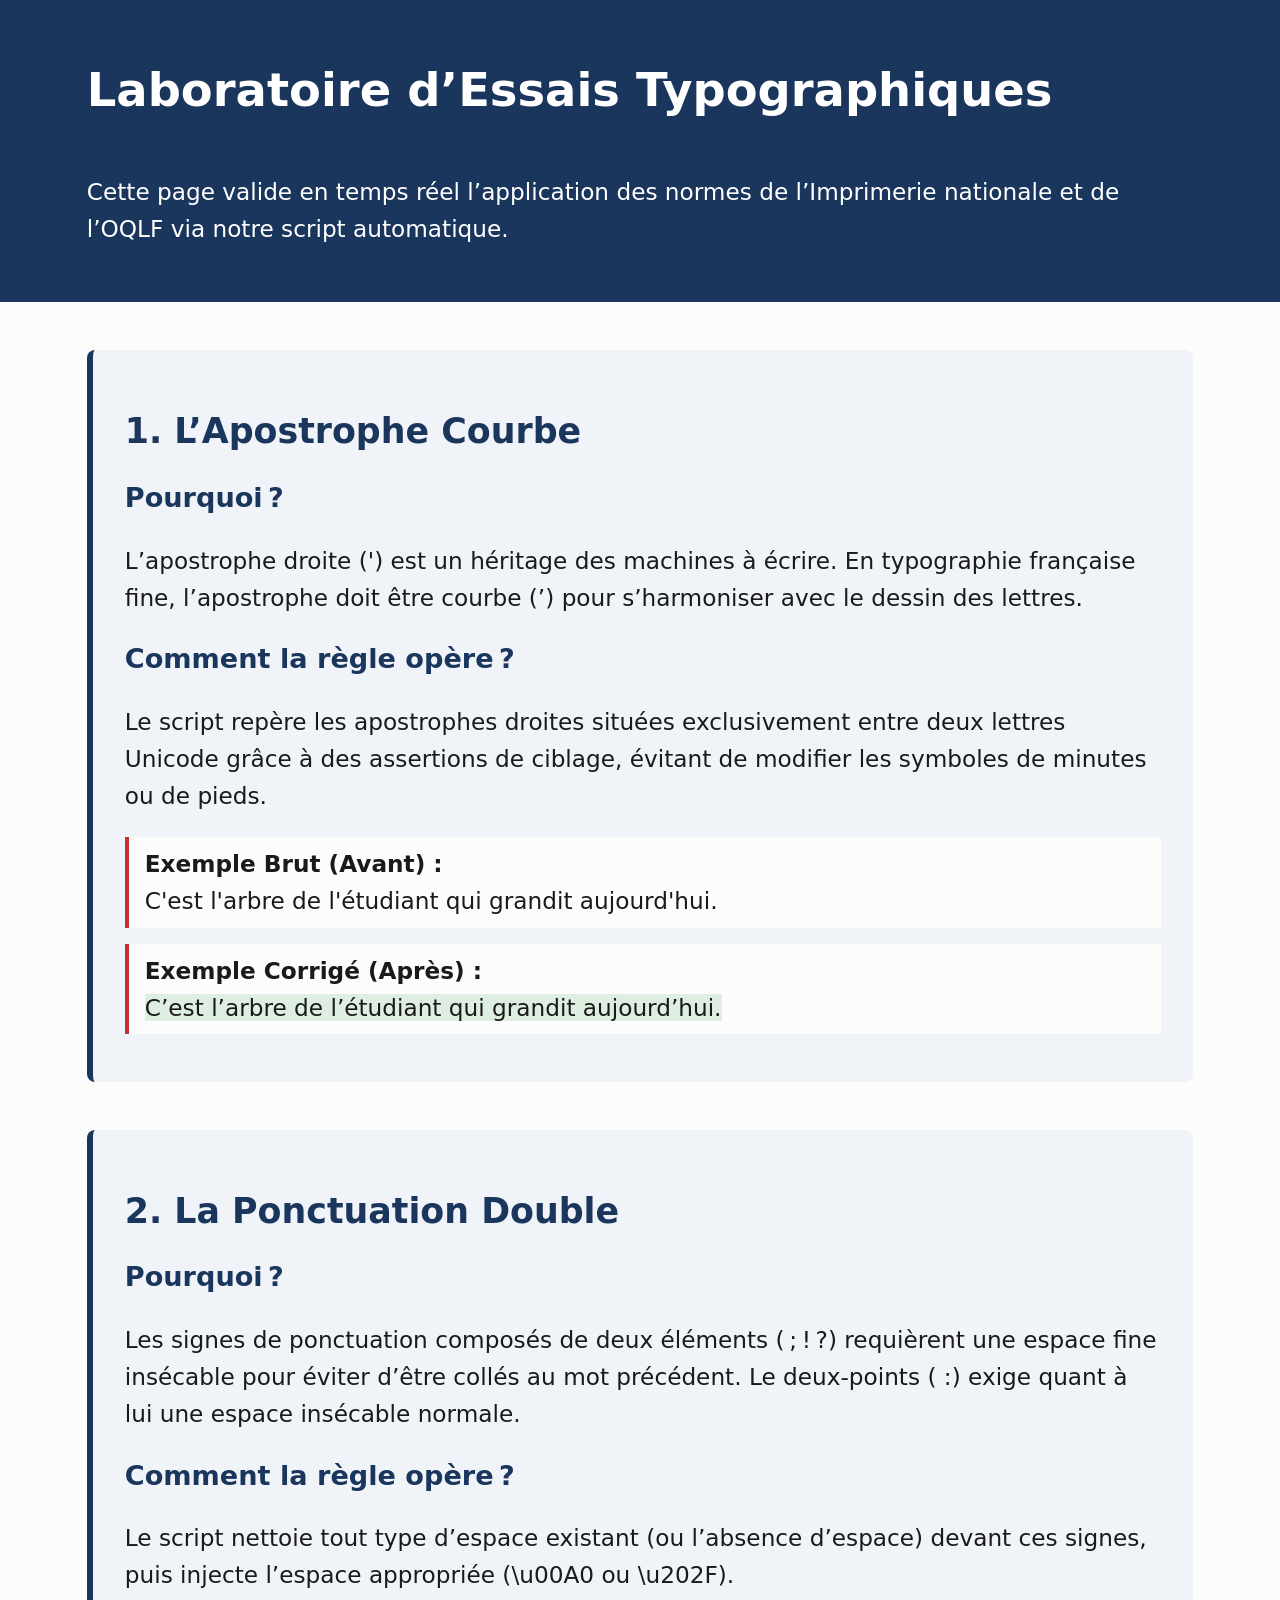
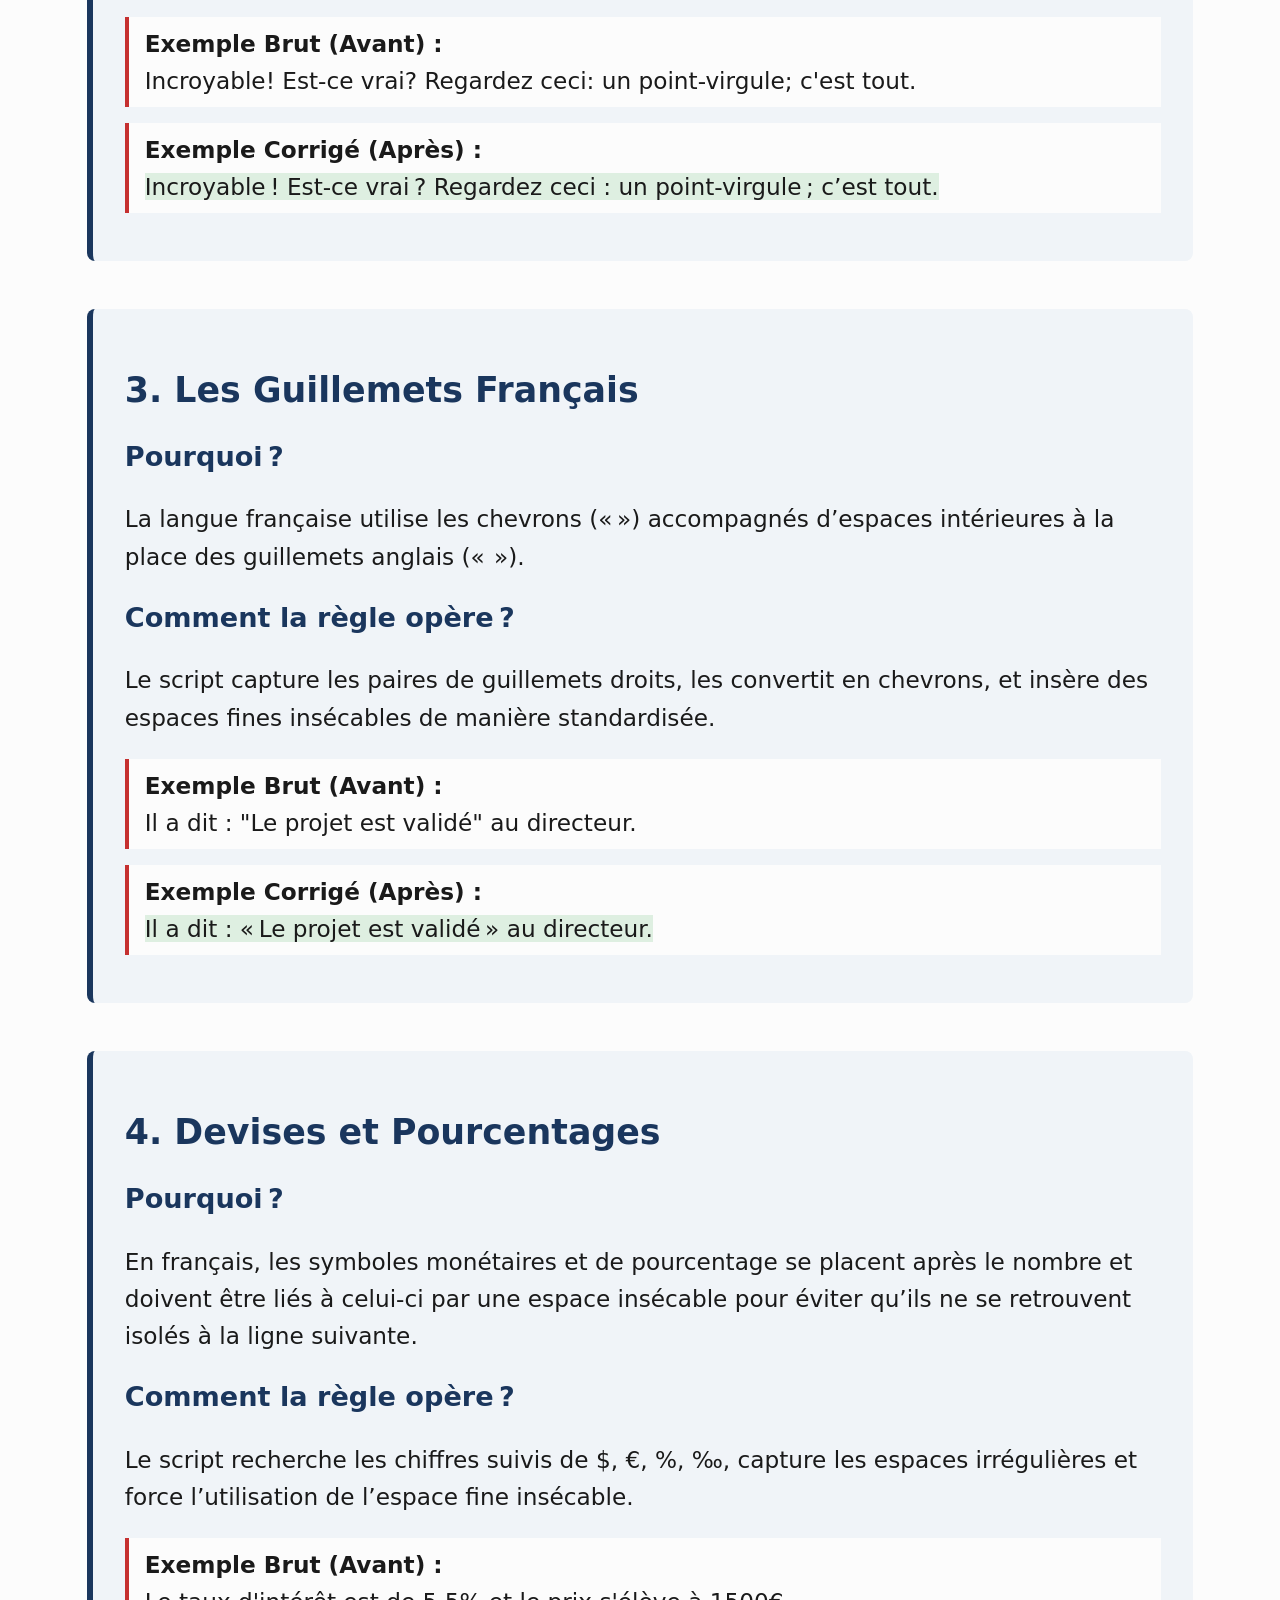
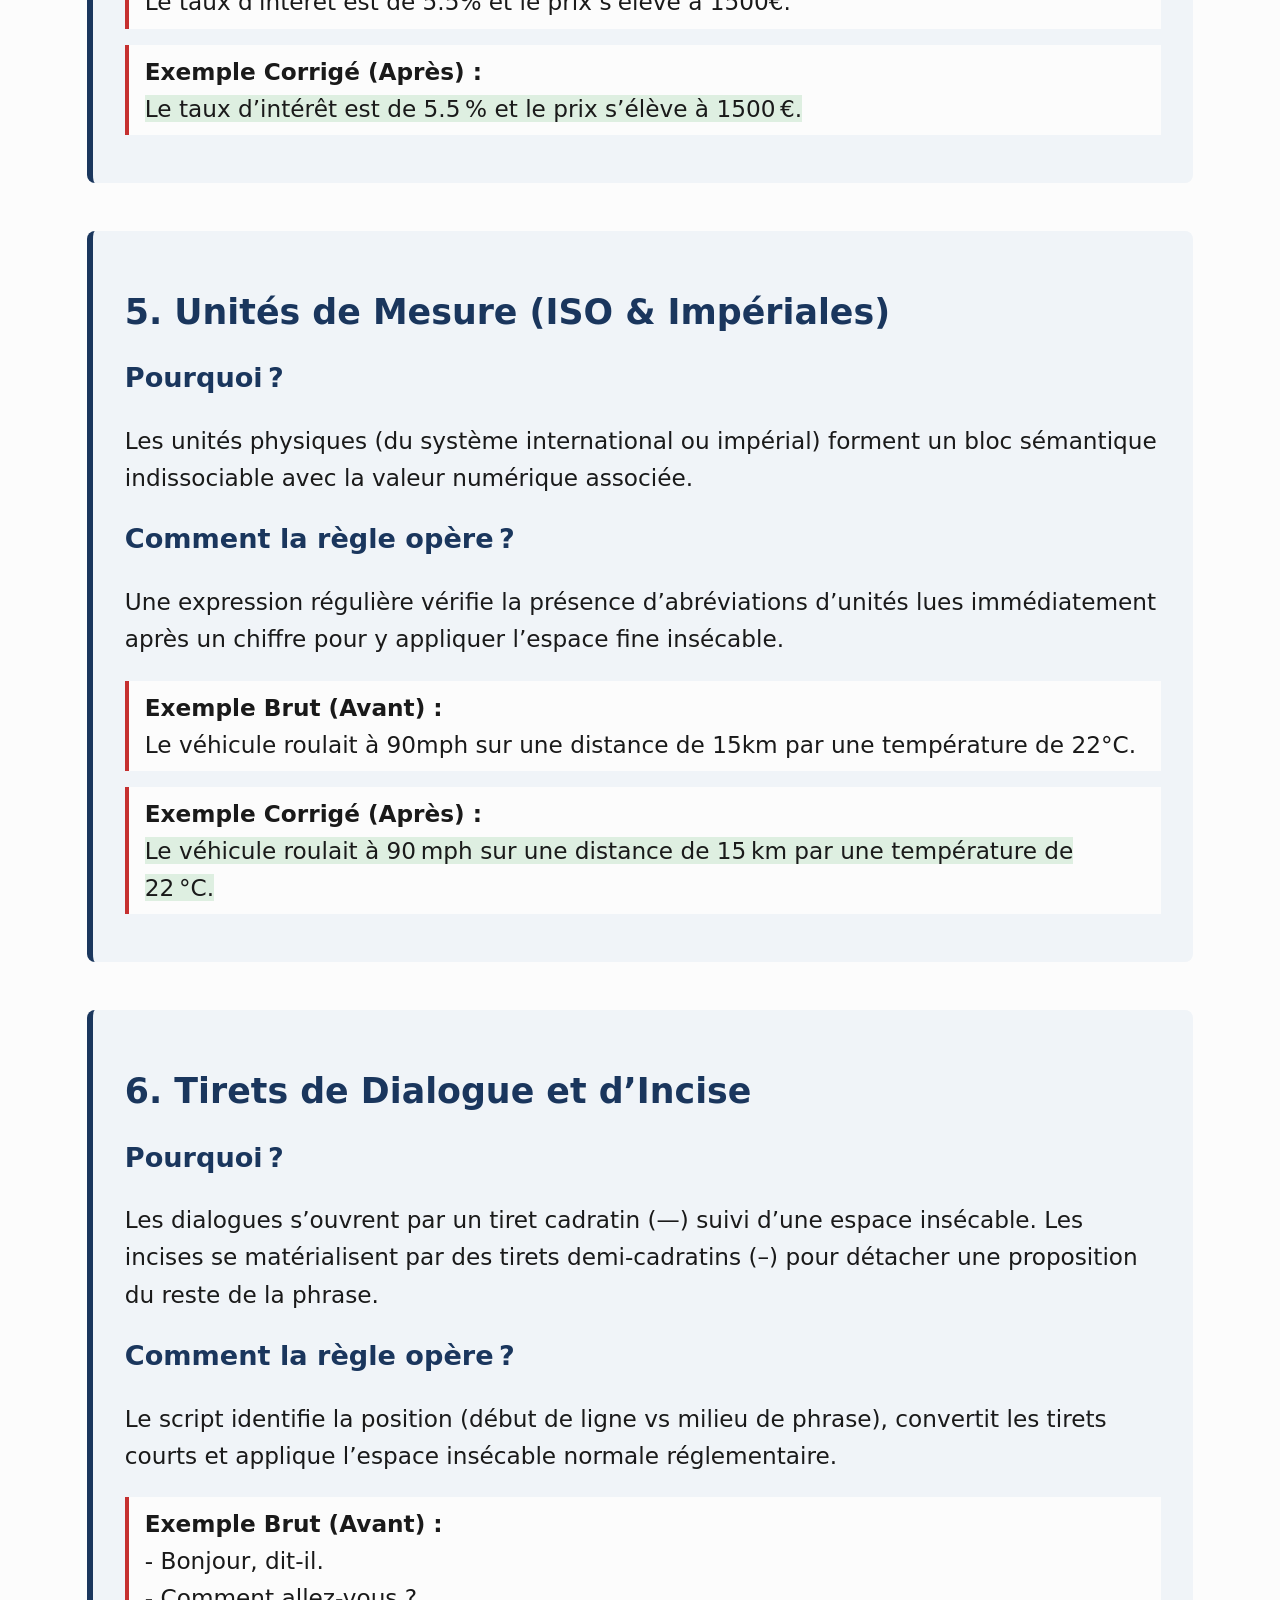
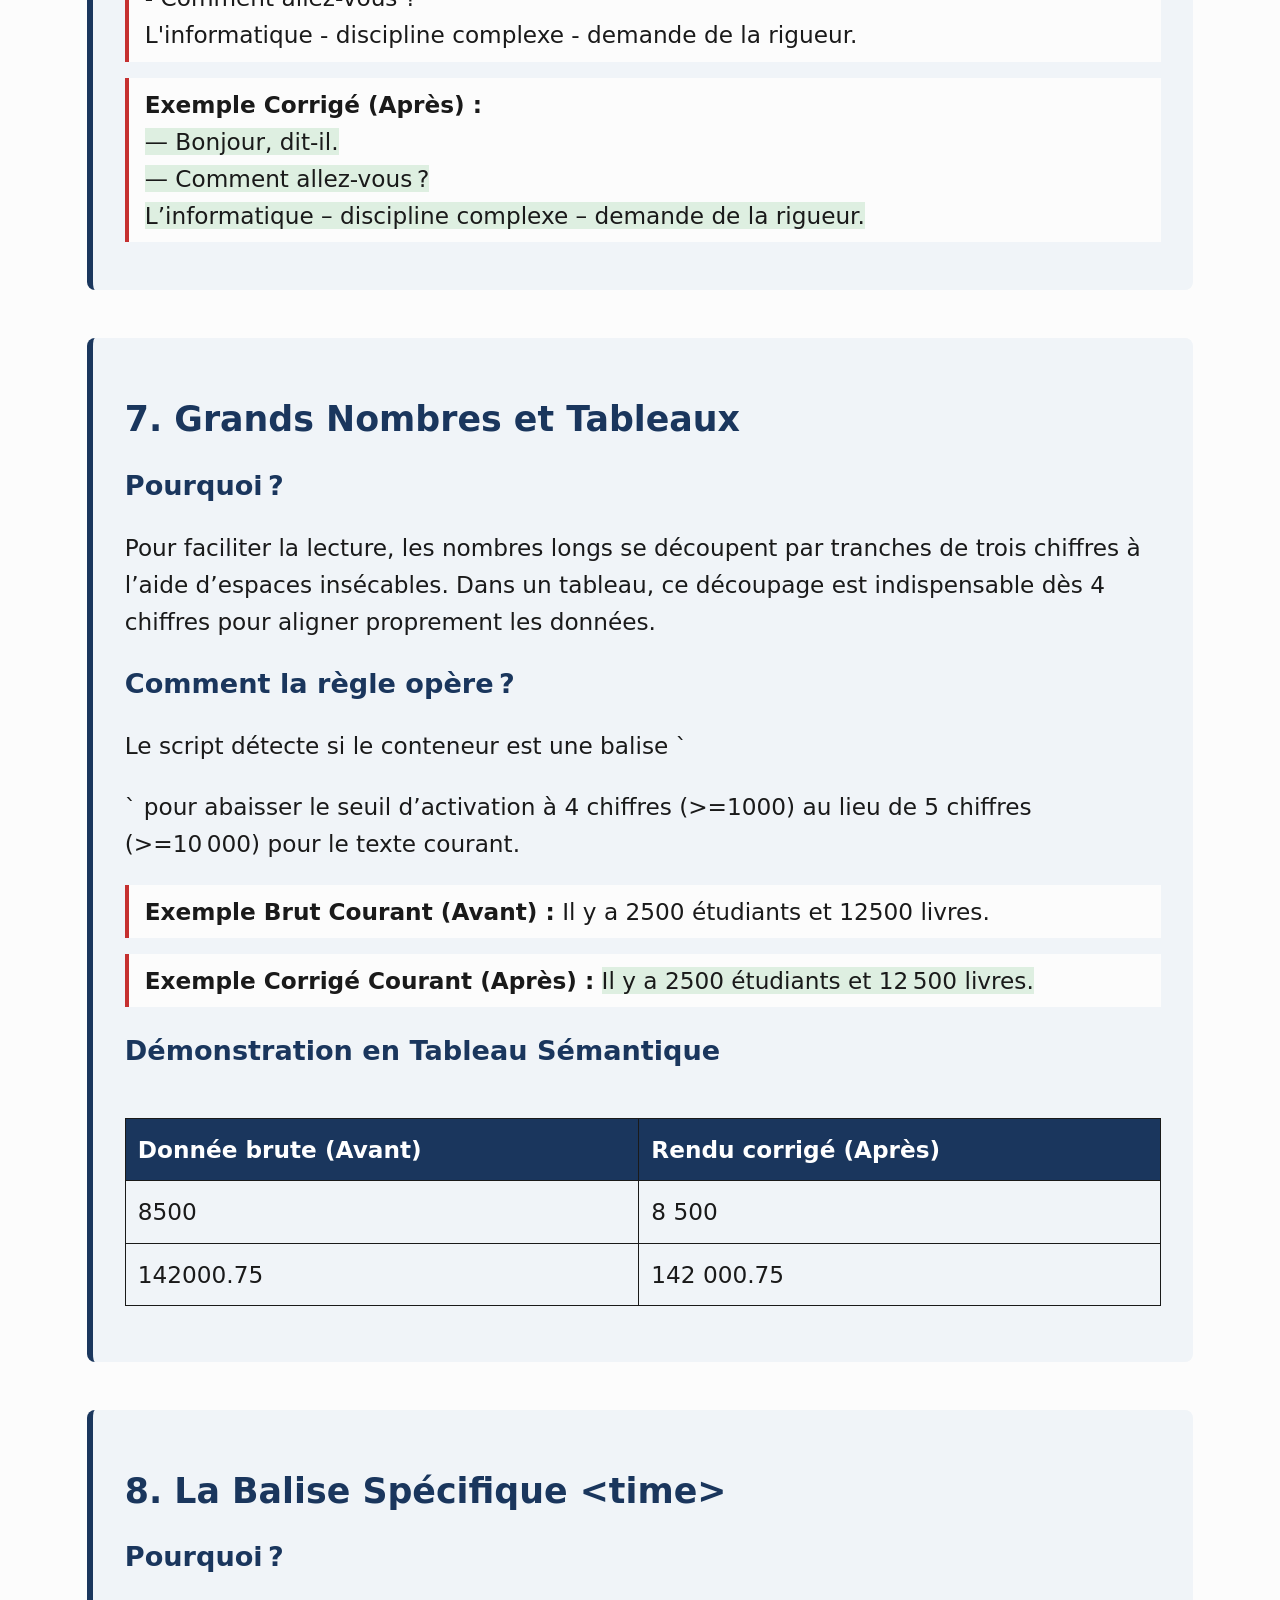
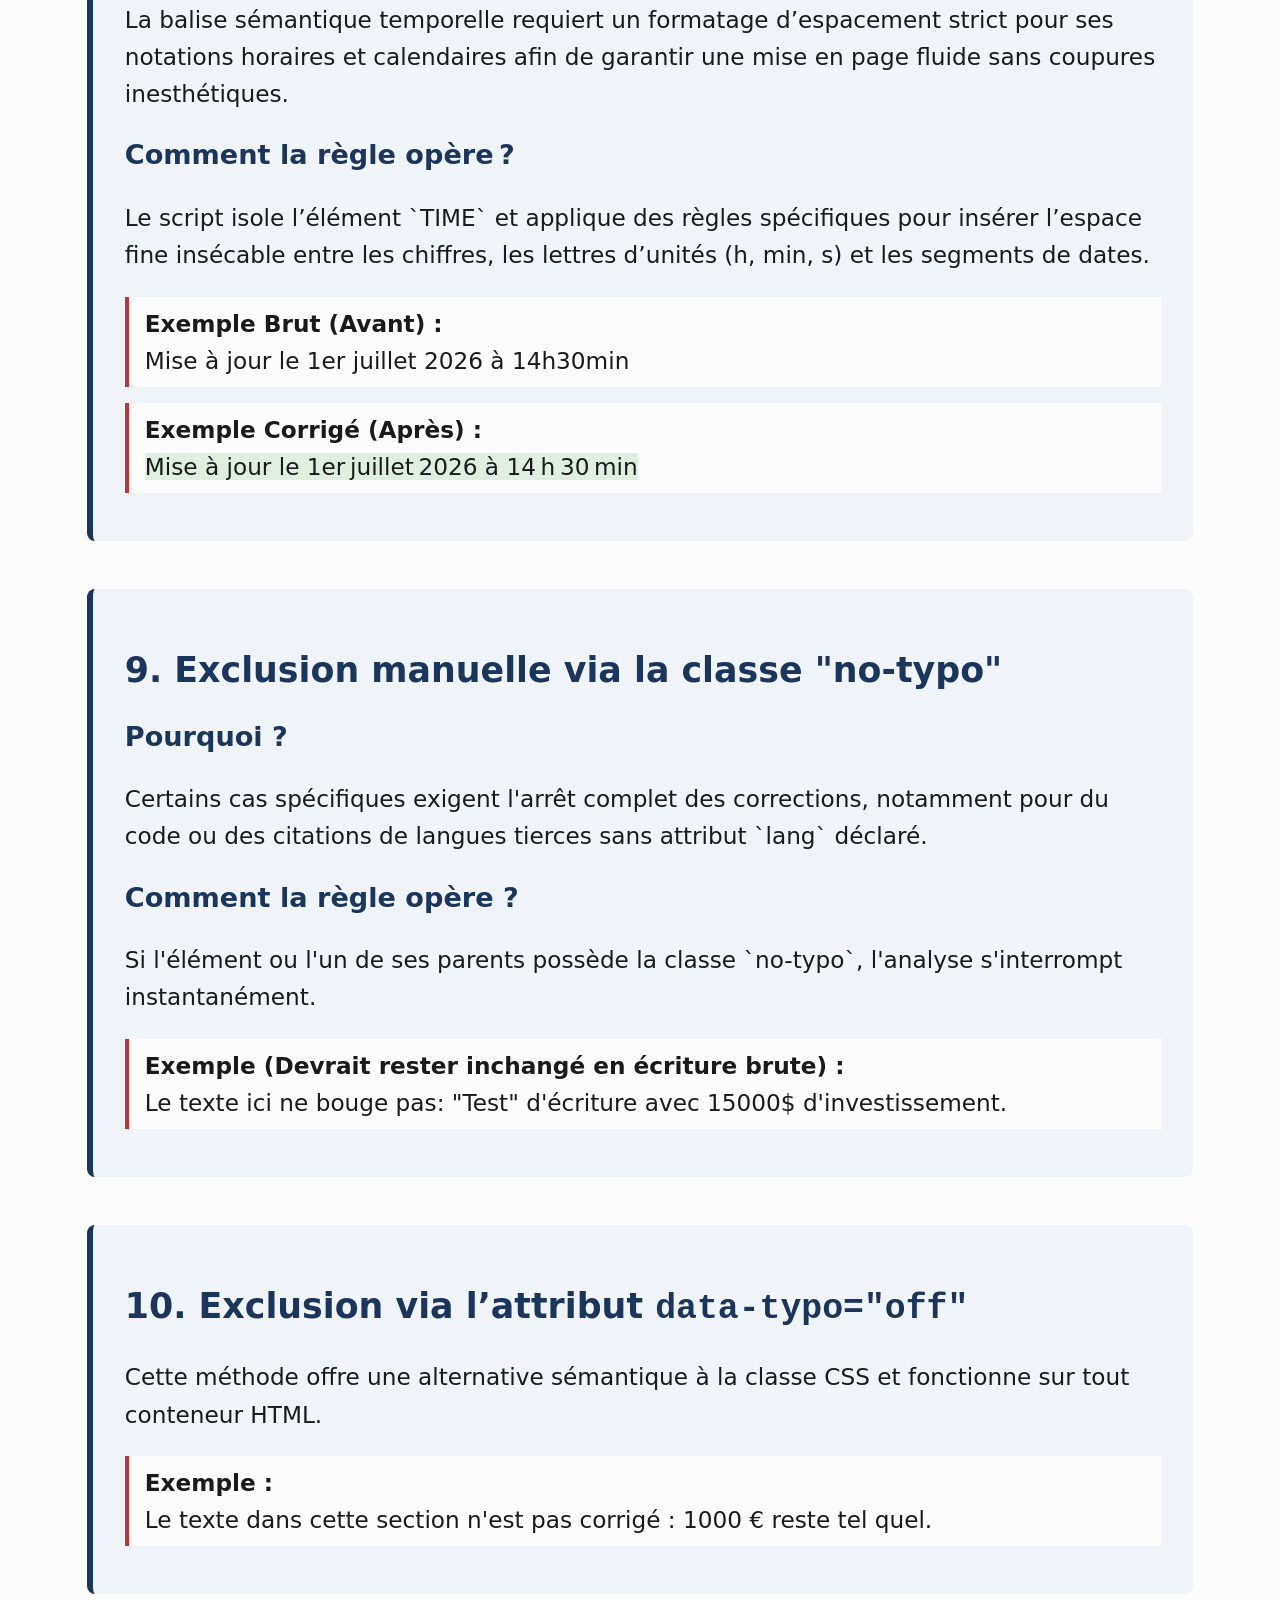
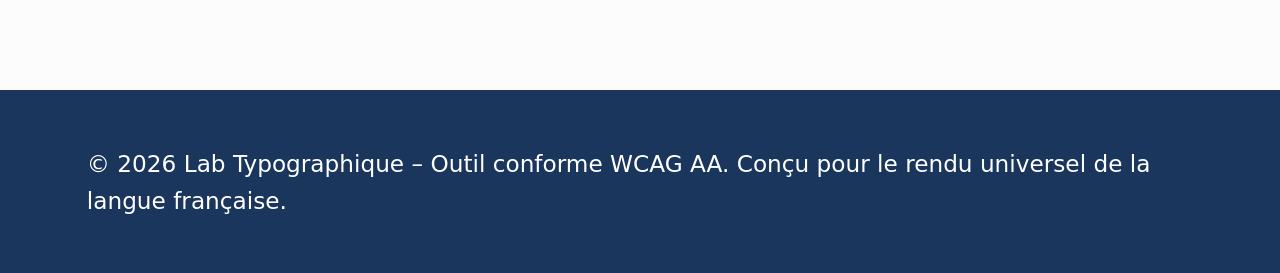
<file: index.html>
<!DOCTYPE html>
<html lang="fr">
<head>
  <meta charset="UTF-8">
  <meta name="viewport" content="width=device-width, initial-scale=1.0">
  <title>Lab Typographique Français — Suite de Validation</title>
  <link rel="stylesheet" href="styles.css">
</head>
<body>

  <header>
    <h1>Laboratoire d'Essais Typographiques</h1>
    <p>Cette page valide en temps réel l'application des normes de l'Imprimerie nationale et de l'OQLF via notre script automatique.</p>
  </header>

  <main lang="fr">
    
    <!-- SECTION 1 : APOSTROPHES -->
    <section>
      <h2>1. L'Apostrophe Courbe</h2>
      <h3>Pourquoi ?</h3>
      <p>L'apostrophe droite (') est un héritage des machines à écrire. En typographie française fine, l'apostrophe doit être courbe (’) pour s'harmoniser avec le dessin des lettres.</p>
      <h3>Comment la règle opère ?</h3>
      <p>Le script repère les apostrophes droites situées exclusivement entre deux lettres Unicode grâce à des assertions de ciblage, évitant de modifier les symboles de minutes ou de pieds.</p>
      
      <blockquote>
        <strong>Exemple Brut (Avant) :</strong><br>
        <span class="no-typo">C'est l'arbre de l'étudiant qui grandit aujourd'hui.</span>
      </blockquote>
      <blockquote>
        <strong>Exemple Corrigé (Après) :</strong><br>
        <ins>C'est l'arbre de l'étudiant qui grandit aujourd'hui.</ins>
      </blockquote>
    </section>

    <!-- SECTION 2 : PONCTUATION DOUBLE -->
    <section>
      <h2>2. La Ponctuation Double</h2>
      <h3>Pourquoi ?</h3>
      <p>Les signes de ponctuation composés de deux éléments (; ! ?) requièrent une espace fine insécable pour éviter d'être collés au mot précédent. Le deux-points (:) exige quant à lui une espace insécable normale.</p>
      <h3>Comment la règle opère ?</h3>
      <p>Le script nettoie tout type d'espace existant (ou l'absence d'espace) devant ces signes, puis injecte l'espace appropriée (\u00A0 ou \u202F).</p>
      
      <blockquote>
        <strong>Exemple Brut (Avant) :</strong><br>
        <span class="no-typo">Incroyable! Est-ce vrai? Regardez ceci: un point-virgule; c'est tout.</span>
      </blockquote>
      <blockquote>
        <strong>Exemple Corrigé (Après) :</strong><br>
        <ins>Incroyable! Est-ce vrai? Regardez ceci: un point-virgule; c'est tout.</ins>
      </blockquote>
    </section>

    <!-- SECTION 3 : GUILLEMETS -->
    <section>
      <h2>3. Les Guillemets Français</h2>
      <h3>Pourquoi ?</h3>
      <p>La langue française utilise les chevrons (« ») accompagnés d'espaces intérieures à la place des guillemets anglais (" ").</p>
      <h3>Comment la règle opère ?</h3>
      <p>Le script capture les paires de guillemets droits, les convertit en chevrons, et insère des espaces fines insécables de manière standardisée.</p>
      
      <blockquote>
        <strong>Exemple Brut (Avant) :</strong><br>
        <span class="no-typo">Il a dit : "Le projet est validé" au directeur.</span>
      </blockquote>
      <blockquote>
        <strong>Exemple Corrigé (Après) :</strong><br>
        <ins>Il a dit : "Le projet est validé" au directeur.</ins>
      </blockquote>
    </section>

    <!-- SECTION 4 : DEVISES ET POURCENTAGES -->
    <section>
      <h2>4. Devises et Pourcentages</h2>
      <h3>Pourquoi ?</h3>
      <p>En français, les symboles monétaires et de pourcentage se placent après le nombre et doivent être liés à celui-ci par une espace insécable pour éviter qu'ils ne se retrouvent isolés à la ligne suivante.</p>
      <h3>Comment la règle opère ?</h3>
      <p>Le script recherche les chiffres suivis de $, €, %, ‰, capture les espaces irrégulières et force l'utilisation de l'espace fine insécable.</p>
      
      <blockquote>
        <strong>Exemple Brut (Avant) :</strong><br>
        <span class="no-typo">Le taux d'intérêt est de 5.5% et le prix s'élève à 1500€.</span>
      </blockquote>
      <blockquote>
        <strong>Exemple Corrigé (Après) :</strong><br>
        <ins>Le taux d'intérêt est de 5.5% et le prix s'élève à 1500€.</ins>
      </blockquote>
    </section>

    <!-- SECTION 5 : UNITÉS DE MESURE -->
    <section>
      <h2>5. Unités de Mesure (ISO & Impériales)</h2>
      <h3>Pourquoi ?</h3>
      <p>Les unités physiques (du système international ou impérial) forment un bloc sémantique indissociable avec la valeur numérique associée.</p>
      <h3>Comment la règle opère ?</h3>
      <p>Une expression régulière vérifie la présence d'abréviations d'unités lues immédiatement après un chiffre pour y appliquer l'espace fine insécable.</p>
      
      <blockquote>
        <strong>Exemple Brut (Avant) :</strong><br>
        <span class="no-typo">Le véhicule roulait à 90mph sur une distance de 15km par une température de 22°C.</span>
      </blockquote>
      <blockquote>
        <strong>Exemple Corrigé (Après) :</strong><br>
        <ins>Le véhicule roulait à 90mph sur une distance de 15km par une température de 22°C.</ins>
      </blockquote>
    </section>

    <!-- SECTION 6 : TIRETS -->
    <section>
      <h2>6. Tirets de Dialogue et d'Incise</h2>
      <h3>Pourquoi ?</h3>
      <p>Les dialogues s'ouvrent par un tiret cadratin (—) suivi d'une espace insécable. Les incises se matérialisent par des tirets demi-cadratins (–) pour détacher une proposition du reste de la phrase.</p>
      <h3>Comment la règle opère ?</h3>
      <p>Le script identifie la position (début de ligne vs milieu de phrase), convertit les tirets courts et applique l'espace insécable normale réglementaire.</p>
      
      <blockquote>
        <strong>Exemple Brut (Avant) :</strong><br>
        <span class="no-typo">- Bonjour, dit-il.<br>- Comment allez-vous ?<br>L'informatique - discipline complexe - demande de la rigueur.</span>
      </blockquote>
      <blockquote>
        <strong>Exemple Corrigé (Après) :</strong><br>
        <ins>- Bonjour, dit-il.<br>- Comment allez-vous ?<br>L'informatique - discipline complexe - demande de la rigueur.</ins>
      </blockquote>
    </section>

    <!-- SECTION 7 : GRANDS NOMBRES -->
    <section>
      <h2>7. Grands Nombres et Tableaux</h2>
      <h3>Pourquoi ?</h3>
      <p>Pour faciliter la lecture, les nombres longs se découpent par tranches de trois chiffres à l'aide d'espaces insécables. Dans un tableau, ce découpage est indispensable dès 4 chiffres pour aligner proprement les données.</p>
      <h3>Comment la règle opère ?</h3>
      <p>Le script détecte si le conteneur est une balise `<table>` pour abaisser le seuil d'activation à 4 chiffres (>=1000) au lieu de 5 chiffres (>=10000) pour le texte courant.</p>
      
      <blockquote>
        <strong>Exemple Brut Courant (Avant) :</strong> <span class="no-typo">Il y a 2500 étudiants et 12500 livres.</span>
      </blockquote>
      <blockquote>
        <strong>Exemple Corrigé Courant (Après) :</strong> <ins>Il y a 2500 étudiants et 12500 livres.</ins>
      </blockquote>

      <h3>Démonstration en Tableau Sémantique</h3>
      <table>
        <thead>
          <tr>
            <th>Donnée brute (Avant)</th>
            <th>Rendu corrigé (Après)</th>
          </tr>
        </thead>
        <tbody>
          <tr>
            <td class="no-typo">8500</td>
            <td>8500</td>
          </tr>
          <tr>
            <td class="no-typo">142000.75</td>
            <td>142000.75</td>
          </tr>
        </tbody>
      </table>
    </section>

    <!-- SECTION 8 : BALISE TIME -->
    <section>
      <h2>8. La Balise Spécifique &lt;time&gt;</h2>
      <h3>Pourquoi ?</h3>
      <p>La balise sémantique temporelle requiert un formatage d'espacement strict pour ses notations horaires et calendaires afin de garantir une mise en page fluide sans coupures inesthétiques.</p>
      <h3>Comment la règle opère ?</h3>
      <p>Le script isole l'élément `TIME` et applique des règles spécifiques pour insérer l'espace fine insécable entre les chiffres, les lettres d'unités (h, min, s) et les segments de dates.</p>
      
      <blockquote>
        <strong>Exemple Brut (Avant) :</strong><br>
        <time class="no-typo" datetime="2026-07-21T14:30">Mise à jour le 1er juillet 2026 à 14h30min</time>
      </blockquote>
      <blockquote>
        <strong>Exemple Corrigé (Après) :</strong><br>
        <ins><time datetime="2026-07-21T14:30">Mise à jour le 1er juillet 2026 à 14h30min</time></ins>
      </blockquote>
    </section>

    <!-- SECTION 9 : EXCLUSION DE CLASSE -->
    <section class="no-typo">
      <h2>9. Exclusion manuelle via la classe "no-typo"</h2>
      <h3>Pourquoi ?</h3>
      <p>Certains cas spécifiques exigent l'arrêt complet des corrections, notamment pour du code ou des citations de langues tierces sans attribut `lang` déclaré.</p>
      <h3>Comment la règle opère ?</h3>
      <p>Si l'élément ou l'un de ses parents possède la classe `no-typo`, l'analyse s'interrompt instantanément.</p>
      <blockquote>
        <strong>Exemple (Devrait rester inchangé en écriture brute) :</strong><br>
        Le texte ici ne bouge pas: "Test" d'écriture avec 15000$ d'investissement.
      </blockquote>
    </section>

    <!-- SECTION 10 : EXCLUSION PAR ATTRIBUT data-typo -->
    <section>
      <h2>10. Exclusion via l'attribut <code>data-typo="off"</code></h2>
      <p>Cette méthode offre une alternative sémantique à la classe CSS et fonctionne sur tout conteneur HTML.</p>
      <blockquote>
        <strong>Exemple :</strong><br>
        <div data-typo="off">Le texte dans cette section n'est pas corrigé : 1000 € reste tel quel.</div>
      </blockquote>
    </section>

  </main>

  <footer>
    <p>© 2026 Lab Typographique — Outil conforme WCAG AA. Conçu pour le rendu universel de la langue française.</p>
  </footer>

  <!-- Chargement du fichier renommé -->
  <script src="correcteur-typo.js"></script>
</body>
</html>
</file>
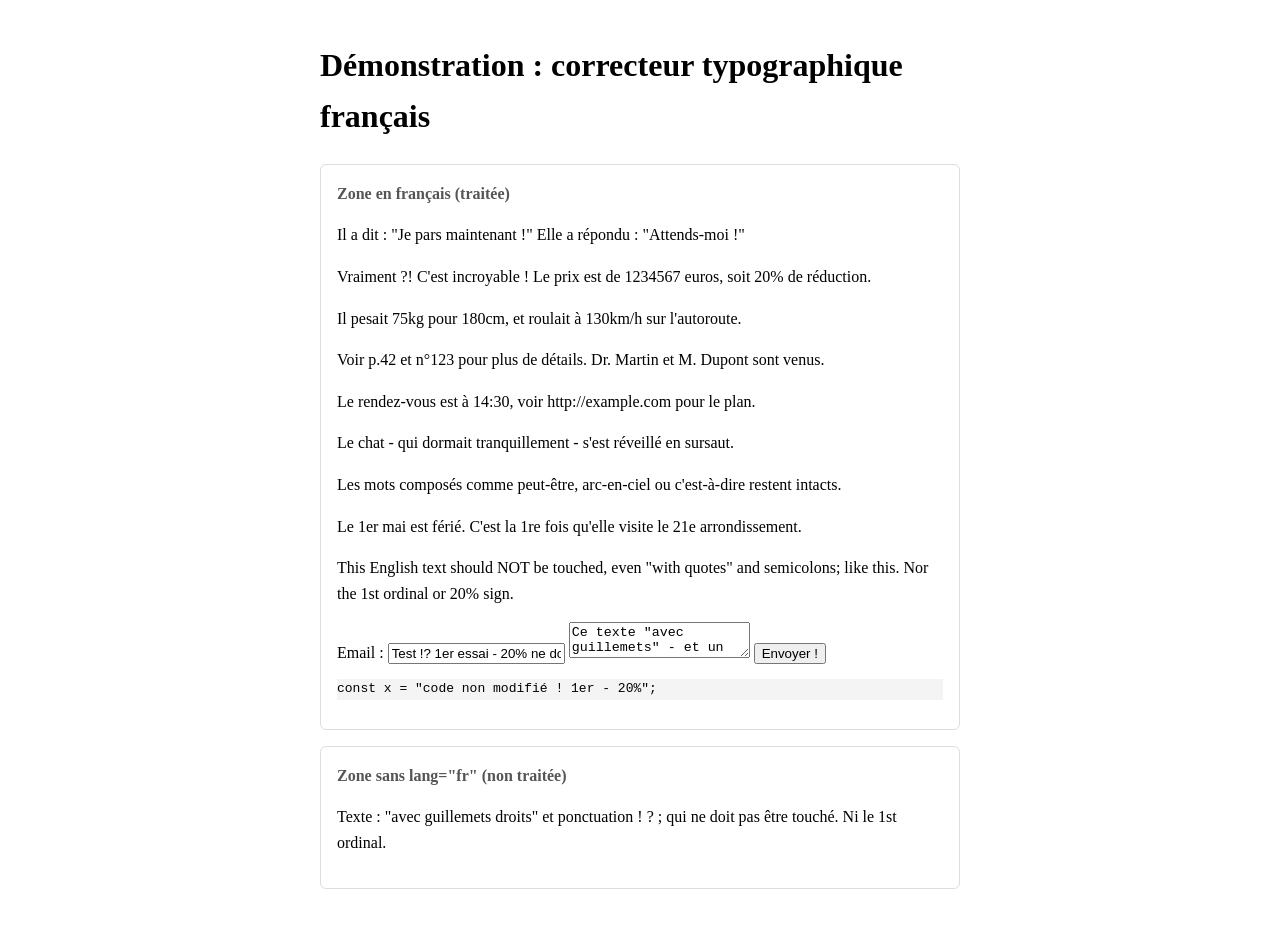
<file: Claude/index.html>
<!DOCTYPE html>

<html lang="fr">
<head>
<meta charset="UTF-8">
<title>Démo correcteur typographique français</title>
<style>
  body { font-family: Georgia, serif; max-width: 640px; margin: 40px auto; line-height: 1.6; }
  section { border: 1px solid #ddd; padding: 16px; margin-bottom: 16px; border-radius: 6px; }
  h2 { font-size: 1rem; color: #555; margin-top: 0; }
  code, pre { background: #f4f4f4; }
</style>
</head>
<body>

<h1>Démonstration : correcteur typographique français</h1>

<section lang="fr">
  <h2>Zone en français (traitée)</h2>
  <p>Il a dit : "Je pars maintenant !" Elle a répondu : "Attends-moi !"</p>
  <p>Vraiment ?! C'est incroyable ! Le prix est de 1234567 euros, soit 20% de réduction.</p>
  <p>Il pesait 75kg pour 180cm, et roulait à 130km/h sur l'autoroute.</p>
  <p>Voir p.42 et n°123 pour plus de détails. Dr. Martin et M. Dupont sont venus.</p>
  <p>Le rendez-vous est à 14:30, voir http://example.com pour le plan.</p>
  <p>Le chat - qui dormait tranquillement - s'est réveillé en sursaut.</p>
  <p>Les mots composés comme peut-être, arc-en-ciel ou c'est-à-dire restent intacts.</p>
  <p>Le 1er mai est férié. C'est la 1re fois qu'elle visite le 21e arrondissement.</p>

  <div lang="en">
    <p>This English text should NOT be touched, even "with quotes" and semicolons; like this. Nor the 1st ordinal or 20% sign.</p>
  </div>

  <form>
    <label>Email : <input type="text" value="Test !? 1er essai - 20% ne doit pas être modifié"></label>
    <textarea>Ce texte "avec guillemets" - et un ordinal 2e - ne doit pas être modifié.</textarea>
    <button>Envoyer !</button>
  </form>

  <pre><code>const x = "code non modifié ! 1er - 20%";</code></pre>

</section>

<section>
  <h2>Zone sans lang="fr" (non traitée)</h2>
  <p>Texte : "avec guillemets droits" et ponctuation ! ? ; qui ne doit pas être touché. Ni le 1st ordinal.</p>
</section>

<script src="typo-fr.js"></script>

<script>
  document.addEventListener('DOMContentLoaded', function () {
    TypoFr.apply(); // applique sur tout le document ; ne traite que lang="fr"
  });
</script>

</body>
</html>
</file>
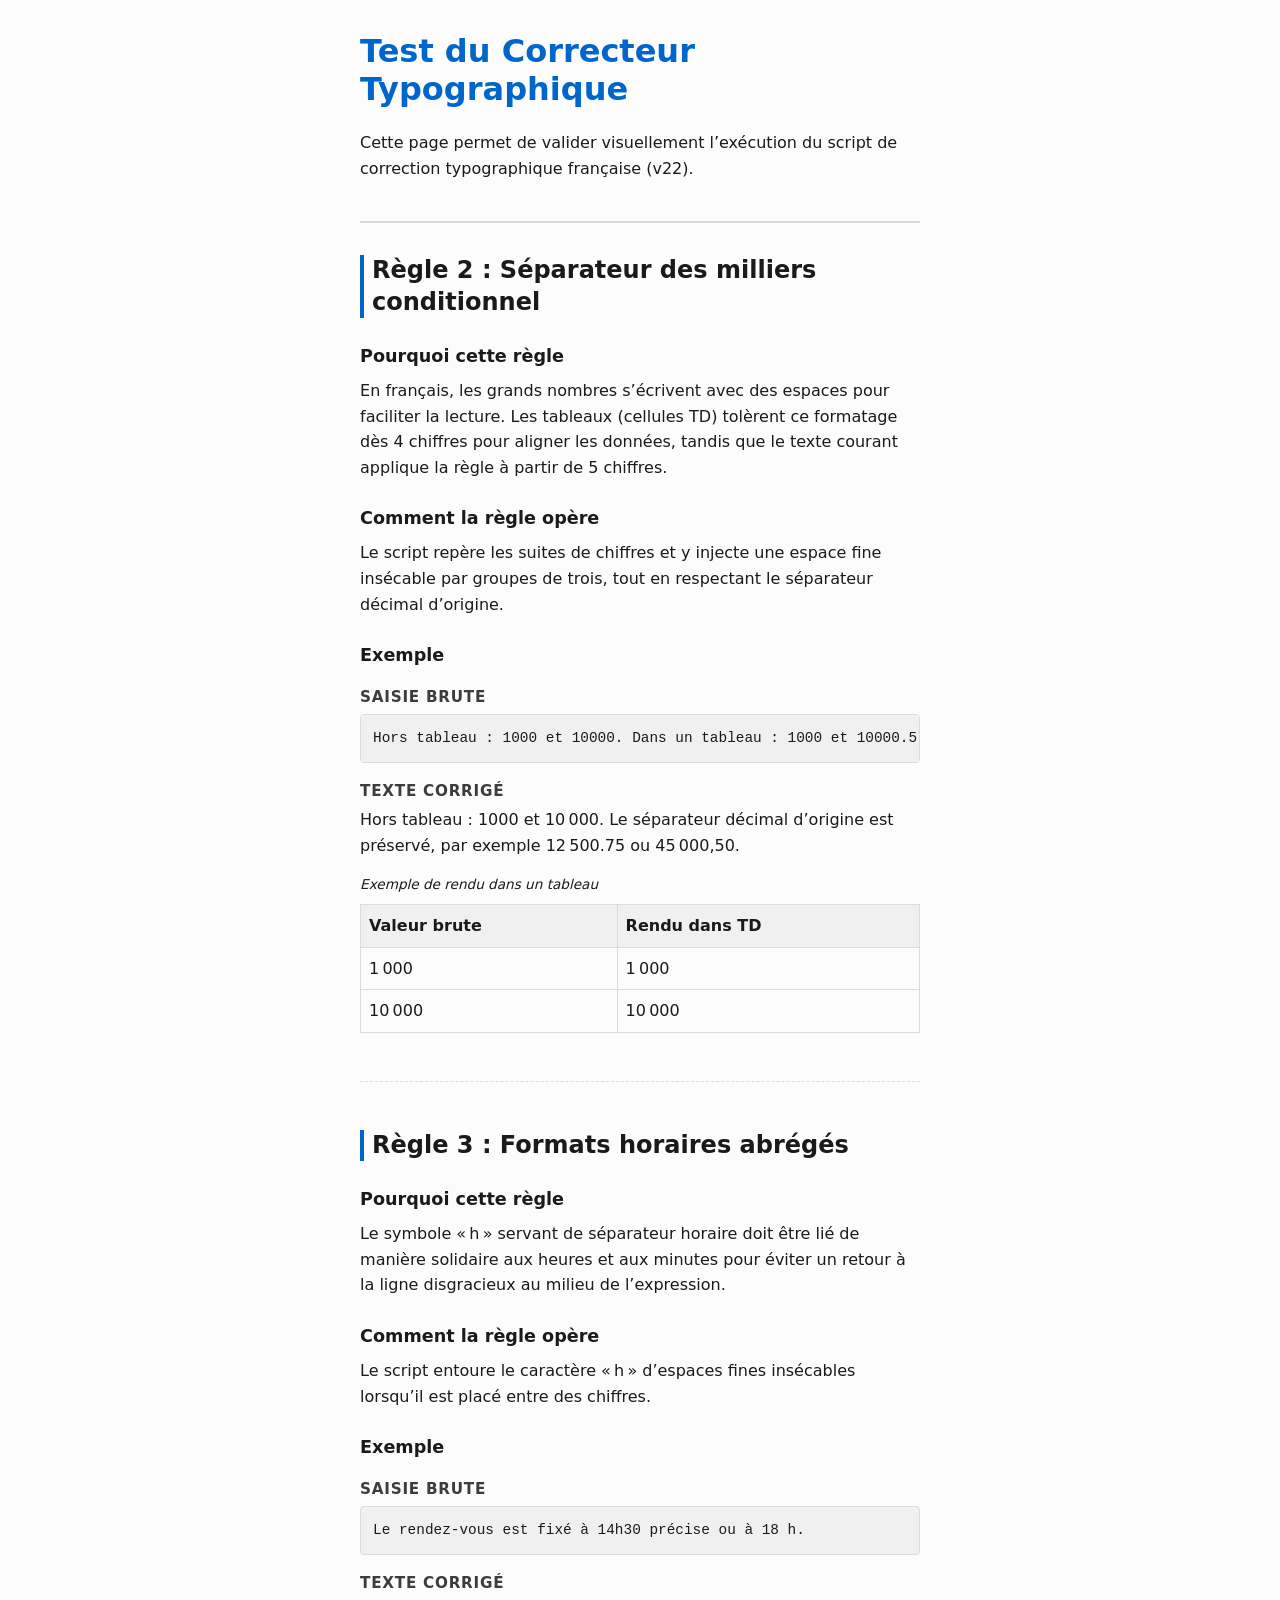
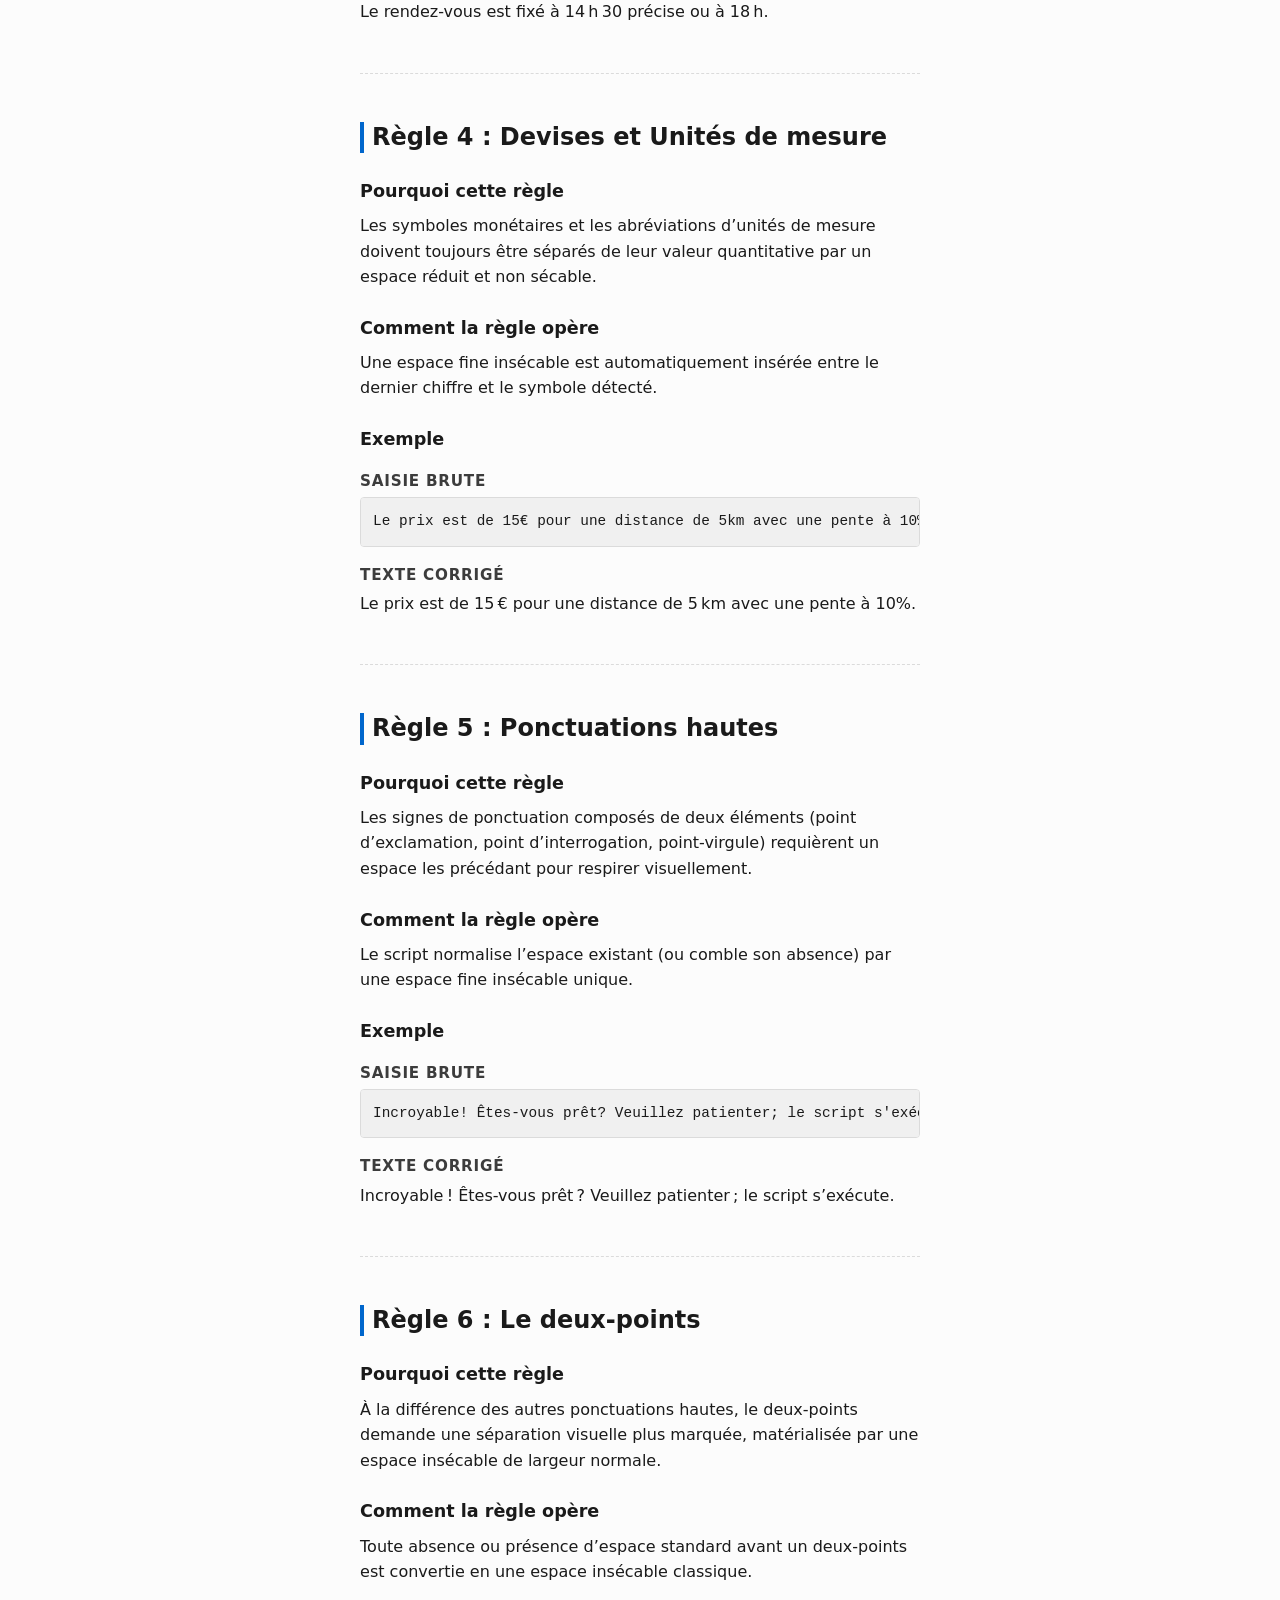
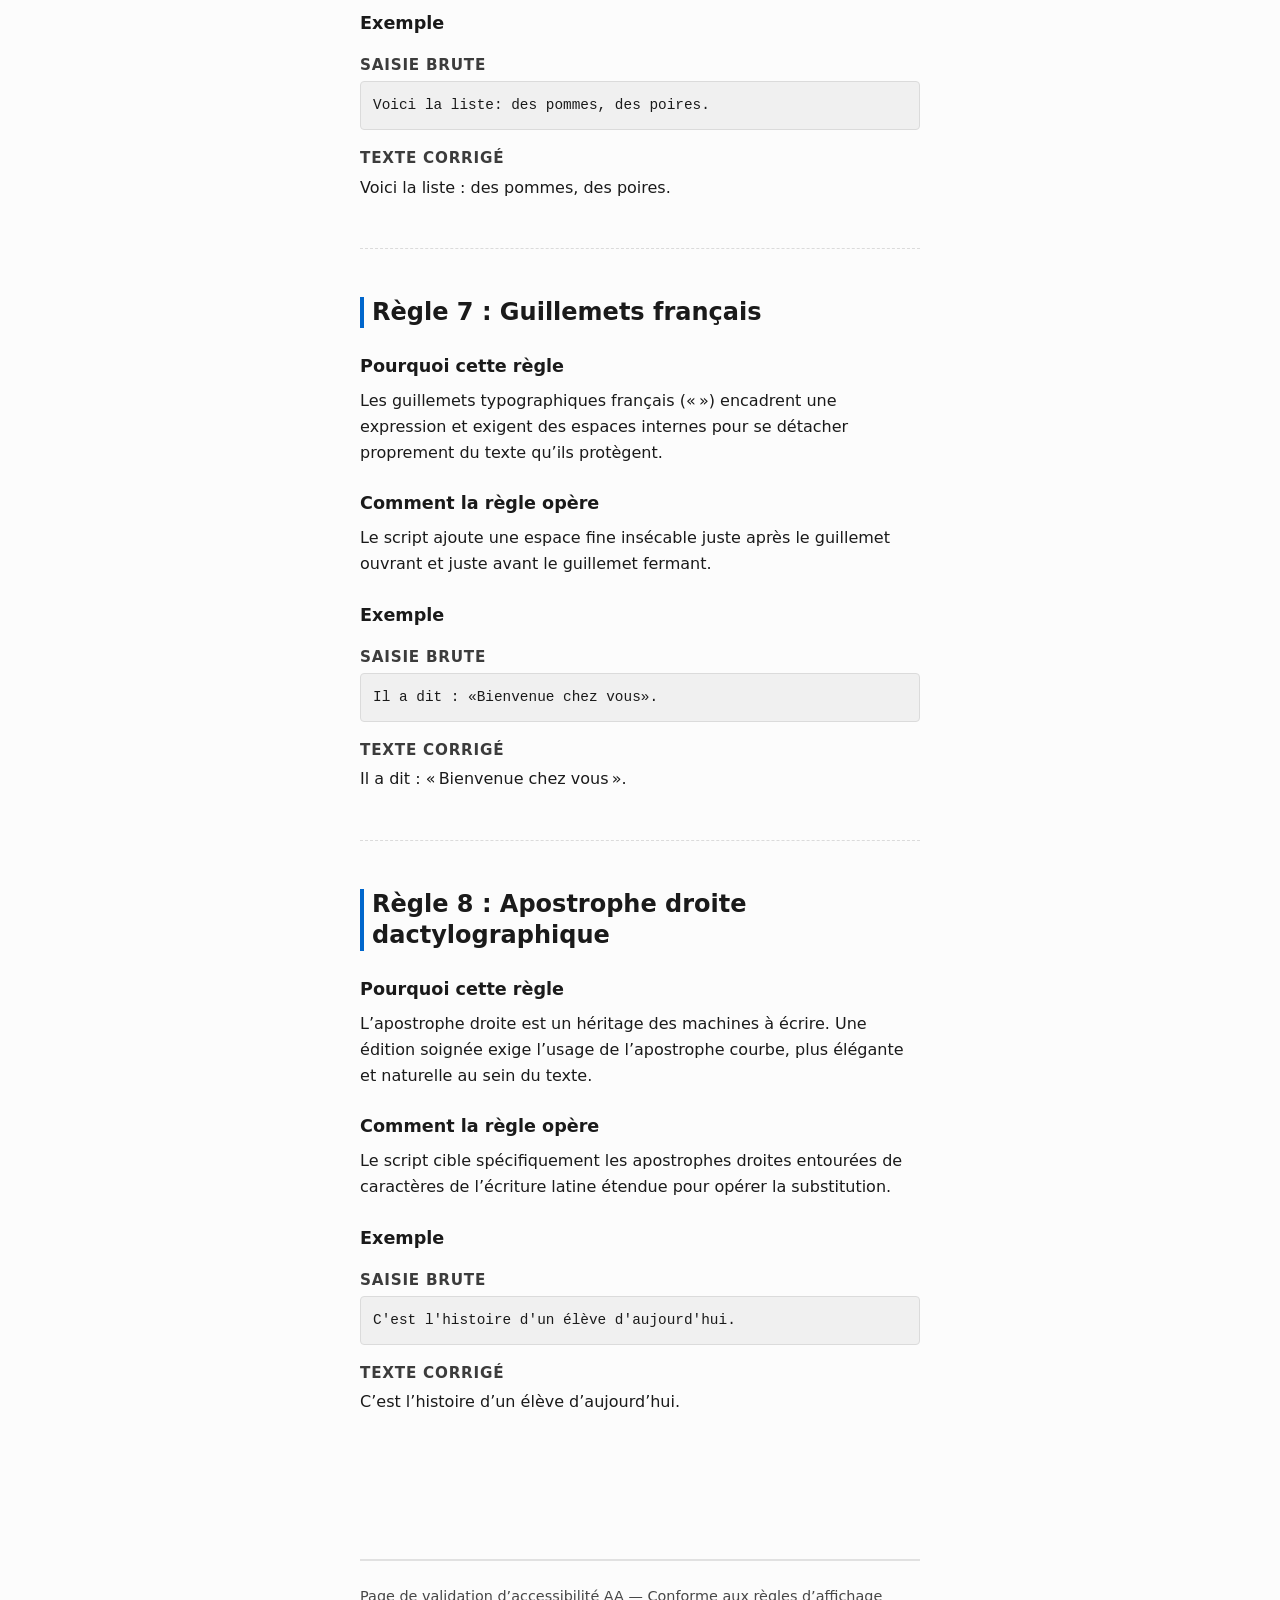
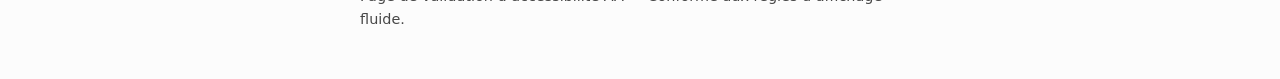
<file: v3/index.html>
<!DOCTYPE html>
<html lang="fr">
<head>
  <meta charset="UTF-8">
  <meta name="viewport" content="width=device-width, initial-scale=1.0">
  <title>Test du Correcteur Typographique v22</title>
  <meta name="description" content="Cette page permet de valider visuellement l'exécution du script de correction typographique française.">
  <link rel="stylesheet" href="style.css">
</head>
<body>

  <header>
    <h1>Test du Correcteur Typographique</h1>
    <p>Cette page permet de valider visuellement l'exécution du script de correction typographique française (v22).</p>
  </header>

  <main>
    <article>
      
      <!-- Règle 2 -->
      <section>
        <h2>Règle 2 : Séparateur des milliers conditionnel</h2>
        <h3>Pourquoi cette règle</h3>
        <p>En français, les grands nombres s'écrivent avec des espaces pour faciliter la lecture. Les tableaux (cellules TD) tolèrent ce formatage dès 4 chiffres pour aligner les données, tandis que le texte courant applique la règle à partir de 5 chiffres.</p>
        <h3>Comment la règle opère</h3>
        <p>Le script repère les suites de chiffres et y injecte une espace fine insécable par groupes de trois, tout en respectant le séparateur décimal d'origine.</p>
        <h3>Exemple</h3>
        <h4>Saisie brute</h4>
        <pre><code class="no-typo">Hors tableau : 1000 et 10000. Dans un tableau : 1000 et 10000.5</code></pre>
        <h4>Texte corrigé</h4>
        <p>Hors tableau : 1000 et 10000. Le séparateur décimal d'origine est préservé, par exemple 12500.75 ou 45000,50.</p>
        <table>
          <caption>Exemple de rendu dans un tableau</caption>
          <thead>
            <tr><th>Valeur brute</th><th>Rendu dans TD</th></tr>
          </thead>
          <tbody>
            <tr><td>1000</td><td>1000</td></tr>
            <tr><td>10000</td><td>10000</td></tr>
          </tbody>
        </table>
      </section>

      <!-- Règle 3 -->
      <section>
        <h2>Règle 3 : Formats horaires abrégés</h2>
        <h3>Pourquoi cette règle</h3>
        <p>Le symbole « h » servant de séparateur horaire doit être lié de manière solidaire aux heures et aux minutes pour éviter un retour à la ligne disgracieux au milieu de l'expression.</p>
        <h3>Comment la règle opère</h3>
        <p>Le script entoure le caractère « h » d'espaces fines insécables lorsqu'il est placé entre des chiffres.</p>
        <h3>Exemple</h3>
        <h4>Saisie brute</h4>
        <pre><code class="no-typo">Le rendez-vous est fixé à 14h30 précise ou à 18 h.</code></pre>
        <h4>Texte corrigé</h4>
        <p>Le rendez-vous est fixé à 14h30 précise ou à 18 h.</p>
      </section>

      <!-- Règle 4 -->
      <section>
        <h2>Règle 4 : Devises et Unités de mesure</h2>
        <h3>Pourquoi cette règle</h3>
        <p>Les symboles monétaires et les abréviations d'unités de mesure doivent toujours être séparés de leur valeur quantitative par un espace réduit et non sécable.</p>
        <h3>Comment la règle opère</h3>
        <p>Une espace fine insécable est automatiquement insérée entre le dernier chiffre et le symbole détecté.</p>
        <h3>Exemple</h3>
        <h4>Saisie brute</h4>
        <pre><code class="no-typo">Le prix est de 15€ pour une distance de 5km avec une pente à 10%.</code></pre>
        <h4>Texte corrigé</h4>
        <p>Le prix est de 15€ pour une distance de 5km avec une pente à 10%.</p>
      </section>

      <!-- Règle 5 -->
      <section>
        <h2>Règle 5 : Ponctuations hautes</h2>
        <h3>Pourquoi cette règle</h3>
        <p>Les signes de ponctuation composés de deux éléments (point d'exclamation, point d'interrogation, point-virgule) requièrent un espace les précédant pour respirer visuellement.</p>
        <h3>Comment la règle opère</h3>
        <p>Le script normalise l'espace existant (ou comble son absence) par une espace fine insécable unique.</p>
        <h3>Exemple</h3>
        <h4>Saisie brute</h4>
        <pre><code class="no-typo">Incroyable! Êtes-vous prêt? Veuillez patienter; le script s'exécute.</code></pre>
        <h4>Texte corrigé</h4>
        <p>Incroyable! Êtes-vous prêt? Veuillez patienter; le script s'exécute.</p>
      </section>

      <!-- Règle 6 -->
      <section>
        <h2>Règle 6 : Le deux-points</h2>
        <h3>Pourquoi cette règle</h3>
        <p>À la différence des autres ponctuations hautes, le deux-points demande une séparation visuelle plus marquée, matérialisée par une espace insécable de largeur normale.</p>
        <h3>Comment la règle opère</h3>
        <p>Toute absence ou présence d'espace standard avant un deux-points est convertie en une espace insécable classique.</p>
        <h3>Exemple</h3>
        <h4>Saisie brute</h4>
        <pre><code class="no-typo">Voici la liste: des pommes, des poires.</code></pre>
        <h4>Texte corrigé</h4>
        <p>Voici la liste: des pommes, des poires.</p>
      </section>

      <!-- Règle 7 -->
      <section>
        <h2>Règle 7 : Guillemets français</h2>
        <h3>Pourquoi cette règle</h3>
        <p>Les guillemets typographiques français (« ») encadrent une expression et exigent des espaces internes pour se détacher proprement du texte qu'ils protègent.</p>
        <h3>Comment la règle opère</h3>
        <p>Le script ajoute une espace fine insécable juste après le guillemet ouvrant et juste avant le guillemet fermant.</p>
        <h3>Exemple</h3>
        <h4>Saisie brute</h4>
        <pre><code class="no-typo">Il a dit : «Bienvenue chez vous».</code></pre>
        <h4>Texte corrigé</h4>
        <p>Il a dit : «Bienvenue chez vous».</p>
      </section>

      <!-- Règle 8 -->
      <section>
        <h2>Règle 8 : Apostrophe droite dactylographique</h2>
        <h3>Pourquoi cette règle</h3>
        <p>L'apostrophe droite est un héritage des machines à écrire. Une édition soignée exige l'usage de l'apostrophe courbe, plus élégante et naturelle au sein du texte.</p>
        <h3>Comment la règle opère</h3>
        <p>Le script cible spécifiquement les apostrophes droites entourées de caractères de l'écriture latine étendue pour opérer la substitution.</p>
        <h3>Exemple</h3>
        <h4>Saisie brute</h4>
        <pre><code class="no-typo">C'est l'histoire d'un élève d'aujourd'hui.</code></pre>
        <h4>Texte corrigé</h4>
        <p>C'est l'histoire d'un élève d'aujourd'hui.</p>
      </section>

    </article>
  </main>

  <footer>
    <p>Page de validation d'accessibilité AA — Conforme aux règles d'affichage fluide.</p>
  </footer>

  <script src="script.js"></script>
</body>
</html>
</file>
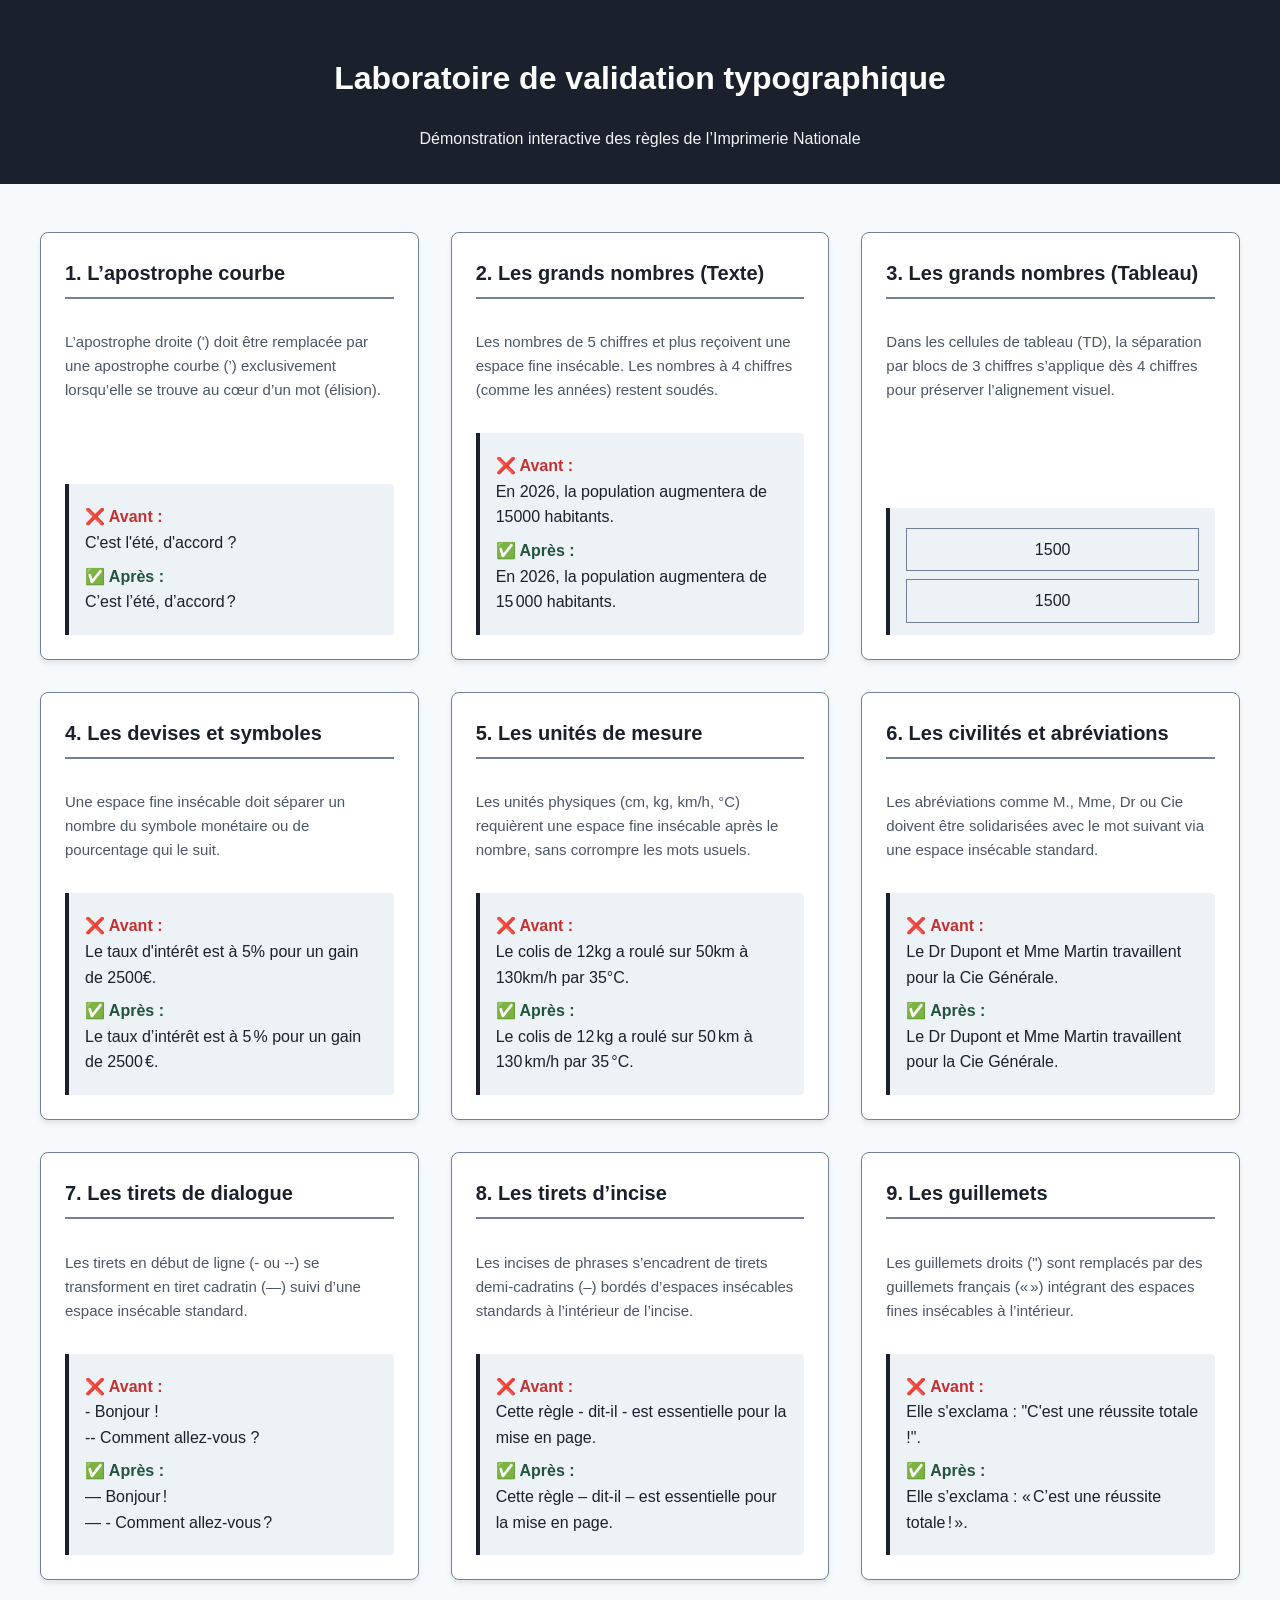
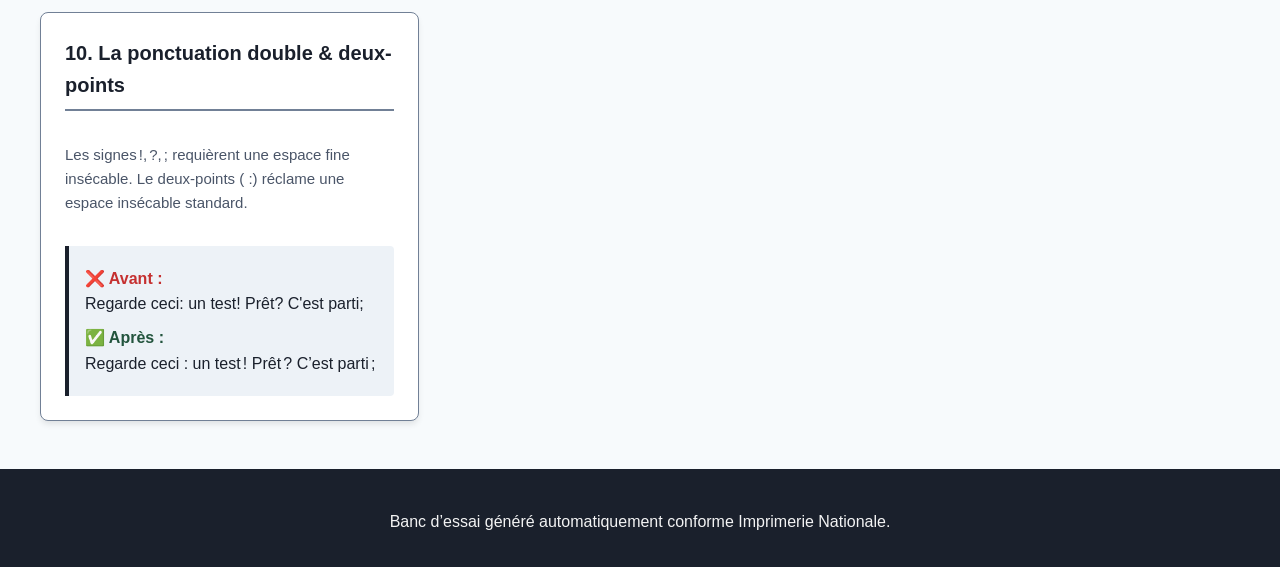
<file: v4/index.html>
<!DOCTYPE html>
<html lang="fr">
<head>
  <meta charset="UTF-8">
  <meta name="viewport" content="width=device-width, initial-scale=1.0">
  <meta name="description" content="Banc d'essai et laboratoire de validation typographique interactive pour tester le script de correction automatique conforme aux règles de l'Imprimerie Nationale.">
  <title>Banc d'essai - Correcteur ortho-typographique</title>
  <style>
    /* --- Base & Typographie Classless --- */
    :root {
      /* Couleurs contrastées conformes WCAG AA (Rapport > 7:1) */
      --bg-color: #f7fafc;
      --card-bg: #ffffff;
      --text-color: #1a202c; /* Noir profond hautement lisible */
      --accent-color: #1a202c;
      --border-color: #718096; /* Gris foncé pour des bordures visibles */
      --muted-text: #4a5568;  /* Gris foncé contrasté pour les descriptions */
    }
    body {
      font-family: -apple-system, BlinkMacSystemFont, "Segoe UI", Roboto, Helvetica, Arial, sans-serif;
      line-height: 1.6;
      color: var(--text-color);
      background-color: var(--bg-color);
      margin: 0;
      padding: 0;
    }
    header, footer {
      background-color: var(--accent-color);
      color: #ffffff;
      text-align: center;
      padding: 2rem 1rem;
    }
    header p, footer p {
      margin: 0.5rem 0 0 0;
      opacity: 0.95;
    }

    /* --- Grid Layout Adaptatif (Responsive) --- */
    main {
      display: grid;
      grid-template-columns: repeat(auto-fit, minmax(20rem, 1fr));
      gap: 2rem;
      max-width: 75rem;
      margin: 3rem auto;
      padding: 0 1rem;
    }

    /* --- Structure des Articles (Cards) --- */
    article {
      background: var(--card-bg);
      border: 0.0625rem solid var(--border-color);
      border-radius: 0.5rem;
      padding: 1.5rem;
      display: flex;
      flex-direction: column;
      box-shadow: 0 0.25rem 0.375rem -0.0625rem rgba(0, 0, 0, 0.1);
    }
    h2 {
      margin-top: 0;
      font-size: 1.25rem;
      color: var(--text-color);
      border-bottom: 0.125rem solid var(--border-color);
      padding-bottom: 0.5rem;
    }
    article > p {
      font-size: 0.9375rem;
      color: var(--muted-text);
      flex-grow: 1; /* Aligne le bas des sections d'exemples */
    }

    /* --- Sections de Comparaison --- */
    section {
      background: #edf2f7;
      border-left: 0.25rem solid var(--accent-color);
      padding: 0.75rem 1rem;
      margin-top: 1rem;
      border-radius: 0 0.25rem 0.25rem 0;
    }
    section p {
      margin: 0.5rem 0;
      font-size: 1rem;
    }
    /* Pseudo-éléments utilisant em pour s'adapter à la taille de la police */
    section p:first-of-type::before {
      content: "❌ Avant : \A";
      white-space: pre-wrap;
      font-weight: bold;
      color: #c53030; /* Rouge foncé accessible */
    }
    section p:last-of-type::before {
      content: "✅ Après : \A ";
      white-space: pre-wrap;
      font-weight: bold;
      color: #22543d; /* Vert foncé accessible */
    }
    
    /* Structure de Tableau */
    table {
      width: 100%;
      border-collapse: collapse;
      margin-top: 0.5rem;
    }
    td {
      border: 0.0625rem solid var(--border-color);
      padding: 0.5em;
      text-align: center;
    }
  </style>
</head>
<body>

  <header>
    <h1>Laboratoire de validation typographique</h1>
    <p>Démonstration interactive des règles de l'Imprimerie Nationale</p>
  </header>

  <main>
    <!-- Règle 1 -->
    <article>
      <h2>1. L'apostrophe courbe</h2>
      <p>L'apostrophe droite (') doit être remplacée par une apostrophe courbe (’) exclusivement lorsqu'elle se trouve au cœur d'un mot (élision).</p>
      <section>
        <p class="no-typo">C'est l'été, d'accord ?</p>
        <p>C'est l'été, d'accord ?</p>
      </section>
    </article>

    <!-- Règle 2 -->
    <article>
      <h2>2. Les grands nombres (Texte)</h2>
      <p>Les nombres de 5 chiffres et plus reçoivent une espace fine insécable. Les nombres à 4 chiffres (comme les années) restent soudés.</p>
      <section>
        <p class="no-typo">En 2026, la population augmentera de 15000 habitants.</p>
        <p>En 2026, la population augmentera de 15000 habitants.</p>
      </section>
    </article>

    <!-- Règle 3 -->
    <article>
      <h2>3. Les grands nombres (Tableau)</h2>
      <p>Dans les cellules de tableau (TD), la séparation par blocs de 3 chiffres s'applique dès 4 chiffres pour préserver l'alignement visuel.</p>
      <section>
        <table class="no-typo"><tr><td>1500</td></tr></table>
        <table><tr><td>1500</td></tr></table>
      </section>
    </article>

    <!-- Règle 4 -->
    <article>
      <h2>4. Les devises et symboles</h2>
      <p>Une espace fine insécable doit séparer un nombre du symbole monétaire ou de pourcentage qui le suit.</p>
      <section>
        <p class="no-typo">Le taux d'intérêt est à 5% pour un gain de 2500€.</p>
        <p>Le taux d'intérêt est à 5% pour un gain de 2500€.</p>
      </section>
    </article>

    <!-- Règle 5 -->
    <article>
      <h2>5. Les unités de mesure</h2>
      <p>Les unités physiques (cm, kg, km/h, °C) requièrent une espace fine insécable après le nombre, sans corrompre les mots usuels.</p>
      <section>
        <p class="no-typo">Le colis de 12kg a roulé sur 50km à 130km/h par 35°C.</p>
        <p>Le colis de 12kg a roulé sur 50km à 130km/h par 35°C.</p>
      </section>
    </article>

    <!-- Règle 6 -->
    <article>
      <h2>6. Les civilités et abréviations</h2>
      <p>Les abréviations comme M., Mme, Dr ou Cie doivent être solidarisées avec le mot suivant via une espace insécable standard.</p>
      <section>
        <p class="no-typo">Le Dr Dupont et Mme Martin travaillent pour la Cie Générale.</p>
        <p>Le Dr Dupont et Mme Martin travaillent pour la Cie Générale.</p>
      </section>
    </article>

    <!-- Règle 7 -->
    <article>
      <h2>7. Les tirets de dialogue</h2>
      <p>Les tirets en début de ligne (- ou --) se transforment en tiret cadratin (—) suivi d'une espace insécable standard.</p>
      <section>
        <p class="no-typo">- Bonjour !<br>-- Comment allez-vous ?</p>
        <p>- Bonjour !<br>-- Comment allez-vous ?</p>
      </section>
    </article>

    <!-- Règle 8 -->
    <article>
      <h2>8. Les tirets d'incise</h2>
      <p>Les incises de phrases s'encadrent de tirets demi-cadratins (–) bordés d'espaces insécables standards à l'intérieur de l'incise.</p>
      <section>
        <p class="no-typo">Cette règle - dit-il - est essentielle pour la mise en page.</p>
        <p>Cette règle - dit-il - est essentielle pour la mise en page.</p>
      </section>
    </article>

    <!-- Règle 9 -->
    <article>
      <h2>9. Les guillemets</h2>
      <p>Les guillemets droits (") sont remplacés par des guillemets français (« ») intégrant des espaces fines insécables à l'intérieur.</p>
      <section>
        <p class="no-typo">Elle s'exclama : "C'est une réussite totale !".</p>
        <p>Elle s'exclama : "C'est une réussite totale !".</p>
      </section>
    </article>

    <!-- Règle 10 -->
    <article>
      <h2>10. La ponctuation double & deux-points</h2>
      <p>Les signes !, ?, ; requièrent une espace fine insécable. Le deux-points (:) réclame une espace insécable standard.</p>
      <section>
        <p class="no-typo">Regarde ceci: un test! Prêt? C'est parti;</p>
        <p>Regarde ceci: un test! Prêt? C'est parti;</p>
      </section>
    </article>
  </main>

  <footer>
    <p>Banc d'essai généré automatiquement conforme Imprimerie Nationale.</p>
  </footer>
  
  <!-- Inclusion du script de correction typographique -->
<script src="typo-fr.js" defer></script>
</body>
</html>
</file>
<file: styles.css>
/* --- CONFIGURATION DES MODES DE COULEUR (CONFORME ACCESSIBILITÉ AA) --- */
:root {
  color-scheme: light dark;
  --bg-color: #fcfcfc;
  --text-color: #1a1a1a;
  --primary-color: #1a365d; /* Bleu profond accessible AA sur fond clair */
  --card-bg: #f0f4f8;
  --accent-color: #c53030;
}

@media (prefers-color-scheme: dark) {
  :root {
    --bg-color: #121212;
    --text-color: #e0e0e0;
    --primary-color: #2b6cb0; /* Bleu adapté pour le contraste sur fond sombre */
    --card-bg: #1e1e1e;
    --accent-color: #feb2b2;
  }
}

/* --- MISE EN PAGE ET FLUIDITÉ CSS MODERNE --- */
* { box-sizing: border-box; }

body {
  margin: 0;
  font-family: system-ui, -apple-system, BlinkMacSystemFont, "Segoe UI", Roboto, Helvetica, Arial, sans-serif;
  /* Typographie fluide : varie automatiquement entre 1rem (16px) et 1.5rem (24px) selon l'écran */
  font-size: clamp(1rem, 0.85rem + 0.75vw, 1.5rem);
  line-height: 1.6;
  background-color: var(--bg-color);
  color: var(--text-color);
  
  /* Grid Layout pour forcer le footer en bas et gérer les zones pleine largeur */
  display: grid;
  grid-template-rows: auto 1fr auto;
  min-height: 100vh;
}

/* Structures pleine largeur avec contenu centré dans une grille interne */
header, footer {
  background-color: var(--primary-color);
  color: #ffffff;
  display: grid;
  grid-template-columns: minmax(1rem, 1fr) min(75ch, 100%) minmax(1rem, 1fr);
  padding: 2rem 0;
}

header > *, footer > * {
  grid-column: 2;
}

footer a {
  color: var(--accent-color);
}

/* Conteneur principal centré, limité à une largeur sémantique de 75ch */
main {
  display: grid;
  grid-template-columns: minmax(1rem, 1fr) min(75ch, 100%) minmax(1rem, 1fr);
  padding: 3rem 0;
}

main > * {
  grid-column: 2;
}

/* --- CONCEPTION CLASSLESS SÉMANTIQUE --- */
section {
  background-color: var(--card-bg);
  padding: 2rem;
  border-radius: 8px;
  margin-bottom: 3rem;
  border-left: 6px solid var(--primary-color);
}

h1, h2, h3 {
  line-height: 1.2;
  color: var(--primary-color);
}

header h1, footer p {
  color: #ffffff;
}

table {
  width: 100%;
  border-collapse: collapse;
  margin: 1.5rem 0;
}

th, td {
  border: 1px solid var(--text-color);
  padding: 0.75rem;
  text-align: left;
}

th {
  background-color: var(--primary-color);
  color: #ffffff;
}

/* Éléments de démonstration avant/après */
blockquote {
  background: var(--bg-color);
  border-left: 4px solid var(--accent-color);
  margin: 1rem 0;
  padding: 0.5rem 1rem;
}

ins {
  text-decoration: none;
  background-color: rgba(46, 160, 67, 0.15);
}
</file>
<file: v3/style.css>
/* Style Classless & Accessible - Grid Layout 55ch Max */

:root {
  --bg-color: #fcfcfc;
  --text-color: #1a1a1a;
  --accent-color: #0066cc;
  --border-color: #dbdbdb;
  --code-bg: #f0f0f0;
}

@media (prefers-color-scheme: dark) {
  :root {
    --bg-color: #121212;
    --text-color: #e0e0e0;
    --accent-color: #4da6ff;
    --border-color: #333333;
    --code-bg: #1e1e1e;
  }
}

body {
  margin: 0;
  padding: 2rem 1rem;
  background-color: var(--bg-color);
  color: var(--text-color);
  font-family: system-ui, -apple-system, BlinkMacSystemFont, 'Segoe UI', Roboto, Oxygen, Ubuntu, Cantarell, sans-serif;
  line-height: 1.6;
  
  /* Mise en page en Grid Layout sur une colonne centrée horizontalement de 55ch max */
  display: grid;
  grid-template-columns: minmax(0, 55ch);
  justify-content: center;
}

header, main, footer {
  width: 100%;
}

header {
  border-bottom: 2px solid var(--border-color);
  padding-bottom: 1.5rem;
  margin-bottom: 2rem;
}

footer {
  border-top: 2px solid var(--border-color);
  padding-top: 1.5rem;
  margin-top: 3rem;
  font-size: 0.9rem;
  color: filter;
  opacity: 0.8;
}

section {
  margin-bottom: 3rem;
  padding-bottom: 2rem;
  border-bottom: 1px dashed var(--border-color);
}

section:last-of-type {
  border-bottom: none;
}

h1 {
  font-size: 2rem;
  line-height: 1.2;
  color: var(--accent-color);
  margin-top: 0;
}

h2 {
  font-size: 1.5rem;
  line-height: 1.3;
  margin-top: 0;
  border-left: 4px solid var(--accent-color);
  padding-left: 0.5rem;
}

h3 {
  font-size: 1.1rem;
  margin-top: 1.5rem;
  margin-bottom: 0.5rem;
}

h4 {
  font-size: 0.95rem;
  margin-top: 1rem;
  margin-bottom: 0.25rem;
  text-transform: uppercase;
  letter-spacing: 0.05em;
  opacity: 0.85;
}

p {
  margin-top: 0;
  margin-bottom: 1rem;
}

pre {
  background-color: var(--code-bg);
  border: 1px solid var(--border-color);
  border-radius: 4px;
  padding: 0.75rem;
  overflow-x: auto;
  margin-top: 0;
  margin-bottom: 1rem;
}

code {
  font-family: 'Courier New', Courier, monospace;
  font-size: 0.9rem;
}

table {
  width: 100%;
  border-collapse: collapse;
  margin-top: 1rem;
  margin-bottom: 1rem;
}

caption {
  font-size: 0.85rem;
  font-style: italic;
  text-align: left;
  margin-bottom: 0.5rem;
}

th, td {
  border: 1px solid var(--border-color);
  padding: 0.5rem;
  text-align: left;
}

th {
  background-color: var(--code-bg);
}
</file>
